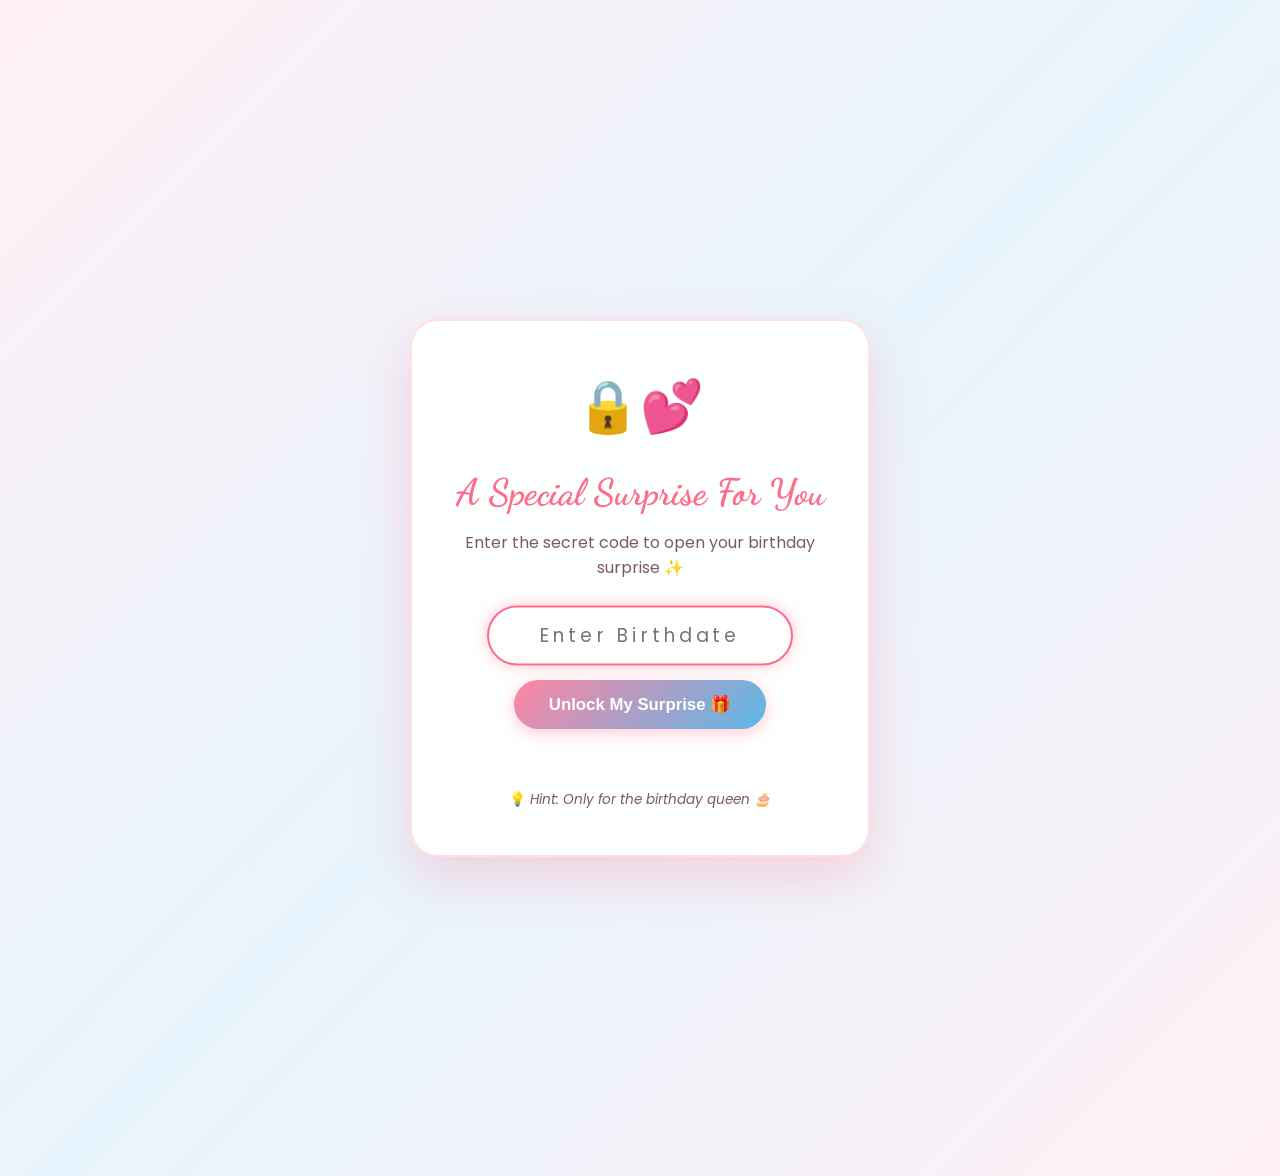
<file: index.html>
<!DOCTYPE html>
<html lang="en">
<head>
    <meta charset="UTF-8">
    <meta name="viewport" content="width=device-width, initial-scale=1.0">
    <title>Happy Birthday AVANTIKA💕</title>
    <link rel="preconnect" href="https://fonts.googleapis.com">
    <link rel="preconnect" href="https://fonts.gstatic.com" crossorigin>
    <link href="https://fonts.googleapis.com/css2?family=Cinzel+Decorative:wght@700;900&family=Dancing+Script:wght@400;700&family=Great+Vibes&family=Playfair+Display:ital,wght@0,700;0,900;1,700&family=Poppins:wght@300;400;600&display=swap" rel="stylesheet">
    <link rel="stylesheet" href="style.css">
</head>
<body>
    <!-- Password Lock Overlay -->
    <div id="passwordOverlay" class="password-overlay">
        <div class="password-card" id="passwordCard">
            <div class="lock-icon">🔒💕</div>
            <h2 class="lock-title">A Special Surprise For You</h2>
            <p class="lock-subtitle">Enter the secret code to open your birthday surprise ✨</p>
            <form id="passwordForm" class="lock-form">
                <input type="text" id="passwordInput" class="lock-input" placeholder="Enter Birthdate" autocomplete="off" autofocus required>
                <button type="submit" class="lock-btn">Unlock My Surprise 🎁</button>
            </form>
            <div id="passwordFeedback" class="lock-feedback"></div>
            <p class="lock-hint">💡 <em>Hint: Only for the birthday queen 🎂</em></p>
        </div>
    </div>

    <!-- Floating Hearts Background -->
    <div class="hearts-container" id="heartsContainer"></div>

    <!-- Navigation -->
    <nav class="navbar">
        <div class="nav-brand">💕</div>
        <ul class="nav-links">
            <li><a href="index.html" class="active">Home</a></li>
            <li><a href="cake.html">Cake</a></li>
            <li><a href="wishes.html">Wishes</a></li>
            <li><a href="reasons.html">Why I Love You</a></li>
            <li><a href="gallery.html">Memories</a></li>
            <li><a href="letter.html">Love Letter</a></li>
        </ul>
        <div class="hamburger" id="hamburger">
            <span></span><span></span><span></span>
        </div>
    </nav>

    <!-- ===== HOME SECTION ===== -->
    <section id="home" class="section home-section">
        <div class="sparkle-overlay"></div>
        <div class="home-content">
            <div class="birthday-badge">🎂 It's Your Special Day 🎂</div>
            <h1 class="main-title">
                <span class="title-line">Happy</span>
                <span class="title-line highlight">Birthday</span>
                <span class="title-line name-highlight">AVANTIKA</span>
            </h1>
            <p class="subtitle">Today isn’t just your birthday, Avantika — it’s the day my favorite person came into this world. 💖</p>
            <div class="cake-emoji">🎂</div>
            <a href="wishes.html" class="cta-button">
                <span>Open Your Surprise</span>
                <span class="btn-sparkle">✨</span>
            </a>
        </div>
    </section>

    <!-- ===== FOOTER ===== -->
    <footer class="footer">
        <div class="footer-content">
            <div class="footer-hearts">💕💖💕</div>
            <p class="footer-message">Made with endless love, just for you</p>
            <p class="footer-sub">Happy Birthday, Cutieee!! 😚🎂</p>
            <div class="footer-stars">⭐ You're my favorite person ⭐</div>
        </div>
    </footer>

    <!-- Birthday Confetti Canvas -->
    <canvas id="confettiCanvas"></canvas>

    <script src="script.js"></script>
    <script src="cake.js"></script>
    <script src="gallery.js"></script>
</body>
</html>
</file>
<file: style.css>
/* ===== CSS VARIABLES & RESET ===== */
:root {
    --pink-light: #fff0f5;
    --pink-soft: #ffc0cb;
    --pink-medium: #ff85a2;
    --pink-deep: #ff6b8a;
    --pink-accent: #e91e78;
    --blue-light: #e8f4fd;
    --blue-soft: #b3e0f7;
    --blue-medium: #87ceeb;
    --blue-deep: #5bb8e8;
    --blue-accent: #4a9fd4;
    --white: #ffffff;
    --text-dark: #4a3040;
    --text-light: #7a5a6a;
    --gradient-main: linear-gradient(135deg, var(--pink-light) 0%, var(--blue-light) 50%, var(--pink-light) 100%);
    --gradient-card: linear-gradient(135deg, rgba(255, 192, 203, 0.3), rgba(135, 206, 235, 0.3));
    --gradient-button: linear-gradient(135deg, var(--pink-medium), var(--blue-deep));
    --shadow-soft: 0 4px 20px rgba(255, 107, 138, 0.15);
    --shadow-card: 0 8px 32px rgba(255, 107, 138, 0.1);
    --shadow-hover: 0 12px 40px rgba(255, 107, 138, 0.25);
    --border-radius: 20px;
    --font-display: 'Great Vibes', cursive;
    --font-heading: 'Dancing Script', cursive;
    --font-body: 'Poppins', sans-serif;
}

* {
    margin: 0;
    padding: 0;
    box-sizing: border-box;
}

html {
    scroll-behavior: smooth;
    scroll-padding-top: 70px;
    overflow-x: hidden;
    max-width: 100%;
}

body {
    font-family: var(--font-body);
    color: var(--text-dark);
    background: var(--gradient-main);
    overflow-x: hidden;
    max-width: 100%;
    line-height: 1.6;
}

/* ===== SCROLLBAR ===== */
::-webkit-scrollbar { width: 8px; }
::-webkit-scrollbar-track { background: var(--pink-light); }
::-webkit-scrollbar-thumb {
    background: linear-gradient(var(--pink-soft), var(--blue-soft));
    border-radius: 10px;
}

/* ===== FLOATING HEARTS ===== */
.hearts-container {
    position: fixed;
    top: 0;
    left: 0;
    width: 100%;
    height: 100%;
    pointer-events: none;
    z-index: 1;
    overflow: hidden;
}

.floating-heart {
    position: absolute;
    bottom: -50px;
    font-size: 20px;
    animation: floatUp linear infinite;
    opacity: 0.6;
    filter: drop-shadow(0 0 6px rgba(255, 105, 180, 0.4));
}

@keyframes floatUp {
    0% {
        transform: translateY(0) rotate(0deg) scale(1);
        opacity: 0.6;
    }
    50% {
        opacity: 0.8;
    }
    100% {
        transform: translateY(-110vh) rotate(360deg) scale(0.5);
        opacity: 0;
    }
}

/* ===== NAVBAR ===== */
.navbar {
    position: fixed;
    top: 0;
    left: 0;
    width: 100%;
    padding: 15px 40px;
    display: flex;
    justify-content: space-between;
    align-items: center;
    background: rgba(255, 255, 255, 0.85);
    backdrop-filter: blur(20px);
    -webkit-backdrop-filter: blur(20px);
    z-index: 1000;
    box-shadow: 0 2px 20px rgba(255, 182, 193, 0.2);
    transition: all 0.3s ease;
}

.navbar.scrolled {
    padding: 10px 40px;
    background: rgba(255, 255, 255, 0.95);
}

.nav-brand {
    font-size: 28px;
    animation: pulse 2s ease-in-out infinite;
}

@keyframes pulse {
    0%, 100% { transform: scale(1); }
    50% { transform: scale(1.2); }
}

.nav-links {
    display: flex;
    list-style: none;
    gap: 8px;
}

.nav-links a {
    text-decoration: none;
    color: var(--text-light);
    font-weight: 400;
    font-size: 0.9rem;
    padding: 8px 18px;
    border-radius: 25px;
    transition: all 0.3s ease;
    position: relative;
}

.nav-links a:hover,
.nav-links a.active {
    color: var(--pink-deep);
    background: rgba(255, 192, 203, 0.2);
}

.hamburger {
    display: none;
    flex-direction: column;
    gap: 5px;
    cursor: pointer;
    padding: 5px;
}

.hamburger span {
    width: 25px;
    height: 3px;
    background: var(--pink-deep);
    border-radius: 3px;
    transition: all 0.3s cubic-bezier(0.4, 0, 0.2, 1);
}

.hamburger.active span:nth-child(1) {
    transform: translateY(8px) rotate(45deg);
}

.hamburger.active span:nth-child(2) {
    opacity: 0;
    transform: scale(0);
}

.hamburger.active span:nth-child(3) {
    transform: translateY(-8px) rotate(-45deg);
}

/* ===== SECTIONS GENERAL ===== */
.section {
    min-height: 100vh;
    padding: 100px 40px 60px;
    position: relative;
}

.section-header {
    text-align: center;
    margin-bottom: 60px;
}

.section-emoji {
    font-size: 3rem;
    display: block;
    margin-bottom: 15px;
    animation: bounce 2s ease-in-out infinite;
}

@keyframes bounce {
    0%, 100% { transform: translateY(0); }
    50% { transform: translateY(-10px); }
}

.section-header h2 {
    font-family: var(--font-heading);
    font-size: 3rem;
    color: var(--pink-deep);
    margin-bottom: 10px;
    background: linear-gradient(135deg, var(--pink-deep), var(--blue-deep));
    -webkit-background-clip: text;
    -webkit-text-fill-color: transparent;
    background-clip: text;
}

.section-subtitle {
    font-size: 1.1rem;
    color: var(--text-light);
    font-weight: 300;
}

/* ===== HOME SECTION ===== */
.home-section {
    display: flex;
    flex-direction: column;
    align-items: center;
    justify-content: center;
    text-align: center;
    background:
        radial-gradient(ellipse at top left, rgba(255, 192, 203, 0.3) 0%, transparent 50%),
        radial-gradient(ellipse at bottom right, rgba(135, 206, 235, 0.3) 0%, transparent 50%),
        radial-gradient(ellipse at center, rgba(255, 255, 255, 0.8) 0%, transparent 70%),
        var(--gradient-main);
    overflow: hidden;
}

.sparkle-overlay {
    position: absolute;
    top: 0;
    left: 0;
    width: 100%;
    height: 100%;
    background-image:
        radial-gradient(2px 2px at 20% 30%, rgba(255, 182, 193, 0.8), transparent),
        radial-gradient(2px 2px at 40% 70%, rgba(135, 206, 235, 0.8), transparent),
        radial-gradient(2px 2px at 60% 40%, rgba(255, 182, 193, 0.6), transparent),
        radial-gradient(2px 2px at 80% 80%, rgba(135, 206, 235, 0.6), transparent),
        radial-gradient(2px 2px at 10% 60%, rgba(255, 182, 193, 0.4), transparent),
        radial-gradient(2px 2px at 90% 20%, rgba(135, 206, 235, 0.4), transparent);
    animation: sparkle 4s ease-in-out infinite alternate;
}

@keyframes sparkle {
    0% { opacity: 0.5; }
    100% { opacity: 1; }
}

.birthday-badge {
    display: inline-block;
    padding: 10px 30px;
    background: rgba(255, 255, 255, 0.7);
    backdrop-filter: blur(10px);
    border-radius: 50px;
    font-size: 1rem;
    color: var(--pink-deep);
    margin-bottom: 30px;
    border: 1px solid rgba(255, 192, 203, 0.3);
    animation: fadeInDown 1s ease;
}

.home-content {
    position: relative;
    z-index: 2;
}

.main-title {
    margin-bottom: 25px;
}

.title-line {
    display: block;
    animation: fadeInUp 1s ease;
}

.title-line:nth-child(1) {
    font-family: var(--font-body);
    font-size: 2rem;
    font-weight: 300;
    color: var(--text-light);
    letter-spacing: 8px;
    text-transform: uppercase;
    animation-delay: 0.2s;
}

.title-line.highlight {
    font-family: var(--font-heading);
    font-size: 5.5rem;
    background: linear-gradient(135deg, var(--pink-deep), var(--blue-deep), var(--pink-medium));
    -webkit-background-clip: text;
    -webkit-text-fill-color: transparent;
    background-clip: text;
    background-size: 200% 200%;
    animation: fadeInUp 1s ease 0.4s both, gradientShift 4s ease-in-out infinite;
    filter: drop-shadow(0 4px 8px rgba(255, 107, 138, 0.2));
}

@keyframes gradientShift {
    0%, 100% { background-position: 0% 50%; }
    50% { background-position: 100% 50%; }
}

.title-line.cursive {
    font-family: var(--font-display);
    font-size: 4rem;
    color: var(--pink-deep);
    -webkit-text-fill-color: var(--pink-deep);
    animation-delay: 0.6s;
}

.title-line.name-highlight {
    font-family: 'Cinzel Decorative', 'Playfair Display', serif;
    font-size: 3.6rem;
    font-weight: 900;
    letter-spacing: 12px;
    text-transform: uppercase;
    background: linear-gradient(135deg, #e91e78, #ff4081, #ff6b8a, #ff1493);
    -webkit-background-clip: text;
    -webkit-text-fill-color: transparent;
    background-clip: text;
    display: inline-block;
    margin: 12px 0 16px;
    filter: drop-shadow(0 4px 15px rgba(233, 30, 120, 0.25));
    animation: nameGlow 3s ease-in-out infinite, fadeInUp 1s ease 0.6s both;
}

@keyframes nameGlow {
    0%, 100% {
        filter: drop-shadow(0 4px 15px rgba(233, 30, 120, 0.25));
        transform: scale(1);
    }
    50% {
        filter: drop-shadow(0 8px 30px rgba(233, 30, 120, 0.5));
        transform: scale(1.02);
    }
}

.subtitle {
    font-size: 1.2rem;
    color: var(--text-light);
    max-width: 600px;
    margin: 0 auto 30px;
    font-weight: 300;
    line-height: 1.8;
    animation: fadeInUp 1s ease 0.8s both;
}

.cake-emoji {
    font-size: 4rem;
    margin-bottom: 30px;
    animation: fadeInUp 1s ease 1s both, cakeFloat 3s ease-in-out infinite;
}

@keyframes cakeFloat {
    0%, 100% { transform: translateY(0) rotate(-2deg); }
    50% { transform: translateY(-15px) rotate(2deg); }
}

.cta-button {
    display: inline-flex;
    align-items: center;
    gap: 10px;
    padding: 16px 40px;
    background: var(--gradient-button);
    color: white;
    text-decoration: none;
    border-radius: 50px;
    font-size: 1.1rem;
    font-weight: 600;
    transition: all 0.4s ease;
    box-shadow: 0 8px 25px rgba(255, 107, 138, 0.3);
    animation: fadeInUp 1s ease 1.2s both;
    position: relative;
    overflow: hidden;
}

.cta-button::before {
    content: '';
    position: absolute;
    top: 0;
    left: -100%;
    width: 100%;
    height: 100%;
    background: linear-gradient(90deg, transparent, rgba(255,255,255,0.3), transparent);
    transition: left 0.5s ease;
}

.cta-button:hover::before {
    left: 100%;
}

.cta-button:hover {
    transform: translateY(-3px) scale(1.05);
    box-shadow: 0 15px 35px rgba(255, 107, 138, 0.4);
}

.btn-sparkle {
    animation: sparkleRotate 2s linear infinite;
}

@keyframes sparkleRotate {
    0% { transform: rotate(0deg) scale(1); }
    50% { transform: rotate(180deg) scale(1.3); }
    100% { transform: rotate(360deg) scale(1); }
}

.scroll-indicator {
    position: absolute;
    bottom: 30px;
    display: flex;
    flex-direction: column;
    align-items: center;
    gap: 8px;
    color: var(--text-light);
    font-size: 0.85rem;
    animation: fadeInUp 1s ease 1.5s both;
}

.scroll-arrow {
    animation: scrollBounce 2s ease-in-out infinite;
    font-size: 1.2rem;
}

@keyframes scrollBounce {
    0%, 100% { transform: translateY(0); }
    50% { transform: translateY(8px); }
}

/* ===== WISHES SECTION ===== */
.wishes-section {
    background:
        radial-gradient(ellipse at top right, rgba(135, 206, 235, 0.2) 0%, transparent 50%),
        radial-gradient(ellipse at bottom left, rgba(255, 192, 203, 0.2) 0%, transparent 50%),
        var(--gradient-main);
}

.wishes-grid {
    display: grid;
    grid-template-columns: repeat(auto-fit, minmax(320px, 1fr));
    gap: 30px;
    max-width: 1200px;
    margin: 0 auto;
}

.wish-card {
    background: rgba(255, 255, 255, 0.7);
    backdrop-filter: blur(15px);
    -webkit-backdrop-filter: blur(15px);
    border-radius: var(--border-radius);
    padding: 40px 30px;
    text-align: center;
    border: 1px solid rgba(255, 192, 203, 0.2);
    box-shadow: var(--shadow-card);
    transition: all 0.4s ease;
    opacity: 0;
    transform: translateY(30px);
}

.wish-card.visible {
    opacity: 1;
    transform: translateY(0);
}

.wish-card:hover {
    transform: translateY(-8px);
    box-shadow: var(--shadow-hover);
    border-color: rgba(255, 192, 203, 0.4);
}

.wish-icon {
    font-size: 3rem;
    margin-bottom: 20px;
}

.wish-card h3 {
    font-family: var(--font-heading);
    font-size: 1.6rem;
    color: var(--pink-deep);
    margin-bottom: 12px;
}

.wish-card p {
    color: var(--text-light);
    font-weight: 300;
    line-height: 1.7;
}

/* ===== REASONS SECTION ===== */
.reasons-section {
    background:
        radial-gradient(ellipse at center, rgba(255, 255, 255, 0.5) 0%, transparent 60%),
        linear-gradient(135deg, var(--blue-light) 0%, var(--pink-light) 100%);
}

.reasons-timeline {
    max-width: 900px;
    margin: 0 auto;
    position: relative;
    padding: 20px 0;
}

.reasons-timeline::before {
    content: '';
    position: absolute;
    left: 50%;
    top: 0;
    bottom: 0;
    width: 3px;
    background: linear-gradient(to bottom, var(--pink-soft), var(--blue-soft), var(--pink-soft));
    transform: translateX(-50%);
    border-radius: 3px;
}

.reason-item {
    display: flex;
    margin-bottom: 50px;
    opacity: 0;
    transform: translateX(-30px);
    transition: all 0.6s ease;
}

.reason-item.right {
    justify-content: flex-end;
    transform: translateX(30px);
}

.reason-item.visible {
    opacity: 1;
    transform: translateX(0);
}

.reason-content {
    width: 42%;
    background: rgba(255, 255, 255, 0.8);
    backdrop-filter: blur(15px);
    -webkit-backdrop-filter: blur(15px);
    padding: 30px;
    border-radius: var(--border-radius);
    box-shadow: var(--shadow-card);
    border: 1px solid rgba(255, 192, 203, 0.15);
    position: relative;
    transition: all 0.3s ease;
}

.reason-content:hover {
    transform: translateY(-5px);
    box-shadow: var(--shadow-hover);
}

.reason-number {
    font-family: var(--font-heading);
    font-size: 2.5rem;
    color: var(--blue-soft);
    font-weight: 700;
    line-height: 1;
    margin-bottom: 8px;
}

.reason-content h3 {
    font-family: var(--font-heading);
    font-size: 1.5rem;
    color: var(--pink-deep);
    margin-bottom: 10px;
}

.reason-content p {
    color: var(--text-light);
    font-weight: 300;
    line-height: 1.7;
}

/* ===== GALLERY SECTION ===== */
.gallery-section {
    background:
        radial-gradient(ellipse at top left, rgba(255, 192, 203, 0.15) 0%, transparent 50%),
        radial-gradient(ellipse at bottom right, rgba(135, 206, 235, 0.15) 0%, transparent 50%),
        var(--gradient-main);
}

.gallery-grid {
    display: grid;
    grid-template-columns: repeat(auto-fit, minmax(280px, 1fr));
    gap: 25px;
    max-width: 1100px;
    margin: 0 auto;
}

.gallery-card {
    position: relative;
    border-radius: var(--border-radius);
    overflow: hidden;
    aspect-ratio: 4/3;
    box-shadow: var(--shadow-card);
    cursor: pointer;
    transition: all 0.4s ease;
}

.gallery-card:hover {
    transform: translateY(-5px) scale(1.02);
    box-shadow: var(--shadow-hover);
}

.gallery-placeholder {
    width: 100%;
    height: 100%;
    display: flex;
    flex-direction: column;
    align-items: center;
    justify-content: center;
    background: linear-gradient(135deg, rgba(255, 192, 203, 0.4), rgba(135, 206, 235, 0.4));
    backdrop-filter: blur(5px);
}

.placeholder-emoji {
    font-size: 4rem;
    margin-bottom: 10px;
}

.gallery-placeholder p {
    font-family: var(--font-heading);
    font-size: 1.3rem;
    color: var(--text-dark);
}

.gallery-overlay {
    position: absolute;
    bottom: 0;
    left: 0;
    right: 0;
    padding: 20px;
    background: linear-gradient(transparent, rgba(255, 107, 138, 0.8));
    transform: translateY(100%);
    transition: transform 0.4s ease;
}

.gallery-card:hover .gallery-overlay {
    transform: translateY(0);
}

.gallery-overlay p {
    color: white;
    font-weight: 400;
    text-align: center;
}

.gallery-note {
    text-align: center;
    margin-top: 40px;
    color: var(--text-light);
    font-size: 0.9rem;
    padding: 15px 25px;
    background: rgba(255, 255, 255, 0.5);
    border-radius: 50px;
    display: inline-block;
    margin-left: 50%;
    transform: translateX(-50%);
}

/* ===== LOVE LETTER SECTION ===== */
.letter-section {
    display: flex;
    align-items: center;
    justify-content: center;
    background:
        radial-gradient(ellipse at center, rgba(255, 192, 203, 0.2) 0%, transparent 60%),
        linear-gradient(135deg, var(--pink-light) 0%, var(--blue-light) 50%, var(--pink-light) 100%);
}

.letter-container {
    max-width: 650px;
    width: 100%;
    perspective: 1000px;
}

.envelope {
    background: linear-gradient(135deg, var(--pink-soft), var(--blue-soft));
    border-radius: 15px;
    padding: 60px;
    text-align: center;
    cursor: pointer;
    transition: all 0.5s ease;
    box-shadow: var(--shadow-card);
    position: relative;
    overflow: hidden;
}

.envelope::before {
    content: '';
    position: absolute;
    top: 0;
    left: 0;
    right: 0;
    height: 50%;
    background: linear-gradient(135deg, var(--pink-medium), var(--blue-medium));
    clip-path: polygon(0 0, 50% 70%, 100% 0);
    transition: all 0.5s ease;
}

.envelope:hover {
    transform: scale(1.03);
    box-shadow: var(--shadow-hover);
}

.envelope-body {
    position: relative;
    z-index: 1;
}

.envelope-body p {
    font-family: var(--font-heading);
    font-size: 1.8rem;
    color: white;
    text-shadow: 0 2px 4px rgba(0,0,0,0.1);
    animation: pulse 2s ease-in-out infinite;
}

.envelope.opened {
    display: none;
}

.letter-content {
    display: none;
    animation: letterOpen 0.8s ease forwards;
}

.letter-content.visible {
    display: block;
}

@keyframes letterOpen {
    0% {
        opacity: 0;
        transform: rotateX(90deg) scale(0.8);
    }
    100% {
        opacity: 1;
        transform: rotateX(0deg) scale(1);
    }
}

.letter-paper {
    background: white;
    border-radius: var(--border-radius);
    padding: 50px 40px;
    box-shadow: var(--shadow-hover);
    border: 1px solid rgba(255, 192, 203, 0.2);
    position: relative;
    overflow: hidden;
}

.letter-paper::before {
    content: '';
    position: absolute;
    top: 0;
    left: 0;
    right: 0;
    height: 5px;
    background: linear-gradient(90deg, var(--pink-soft), var(--blue-soft), var(--pink-soft));
}

.letter-paper::after {
    content: '💕';
    position: absolute;
    bottom: 20px;
    right: 25px;
    font-size: 2rem;
    opacity: 0.3;
}

.letter-date {
    text-align: center;
    color: var(--blue-medium);
    font-size: 0.9rem;
    margin-bottom: 20px;
    letter-spacing: 2px;
    text-transform: uppercase;
}

.letter-greeting {
    font-family: var(--font-display);
    font-size: 2.5rem;
    color: var(--pink-deep);
    margin-bottom: 25px;
}

.letter-body p {
    color: var(--text-light);
    margin-bottom: 18px;
    line-height: 1.9;
    font-weight: 300;
    font-size: 1.02rem;
}

.letter-signature {
    margin-top: 30px;
    text-align: right;
}

.letter-signature p {
    color: var(--text-light);
    font-style: italic;
}

.signature {
    font-family: var(--font-display);
    font-size: 2rem;
    color: var(--pink-deep);
    margin-top: 5px;
}

/* ===== FOOTER ===== */
.footer {
    background: linear-gradient(135deg, rgba(255, 192, 203, 0.3), rgba(135, 206, 235, 0.3));
    padding: 50px 40px;
    text-align: center;
}

.footer-hearts {
    font-size: 2rem;
    margin-bottom: 15px;
    animation: pulse 2s ease-in-out infinite;
}

.footer-message {
    font-family: var(--font-heading);
    font-size: 1.5rem;
    color: var(--pink-deep);
    margin-bottom: 8px;
}

.footer-sub {
    color: var(--text-light);
    font-weight: 300;
    margin-bottom: 15px;
}

.footer-stars {
    color: var(--text-light);
    font-size: 0.9rem;
}

/* ===== CONFETTI CANVAS ===== */
#confettiCanvas {
    position: fixed;
    top: 0;
    left: 0;
    width: 100%;
    height: 100%;
    pointer-events: none;
    z-index: 9999;
}

/* ===== ANIMATIONS ===== */
@keyframes fadeInUp {
    from {
        opacity: 0;
        transform: translateY(30px);
    }
    to {
        opacity: 1;
        transform: translateY(0);
    }
}

@keyframes fadeInDown {
    from {
        opacity: 0;
        transform: translateY(-30px);
    }
    to {
        opacity: 1;
        transform: translateY(0);
    }
}

/* ===== RESPONSIVE AUDIT & OVERHAUL ===== */

/* Tablets & Smaller Desktops (<= 880px) */
@media (max-width: 880px) {
    .navbar {
        padding: 12px 25px;
    }

    .hamburger {
        display: flex;
    }

    .nav-links {
        display: none;
        position: absolute;
        top: 100%;
        left: 0;
        right: 0;
        flex-direction: column;
        background: rgba(255, 255, 255, 0.98);
        backdrop-filter: blur(25px);
        -webkit-backdrop-filter: blur(25px);
        padding: 15px 20px;
        gap: 6px;
        box-shadow: 0 15px 35px rgba(255, 107, 138, 0.15);
        max-height: calc(100vh - 75px);
        overflow-y: auto;
        border-bottom: 2px solid rgba(255, 192, 203, 0.3);
    }

    .nav-links.active {
        display: flex;
        animation: fadeInDown 0.3s ease-out;
    }

    .nav-links a {
        text-align: center;
        padding: 12px 18px;
        font-size: 1rem;
        border-radius: 12px;
    }

    .section {
        padding: 85px 20px 45px;
    }

    /* Wishes Grid */
    .wishes-grid {
        grid-template-columns: repeat(auto-fit, minmax(260px, 1fr));
        gap: 20px;
    }

    /* Reasons Timeline: Clean Left-aligned Stream */
    .reasons-timeline::before {
        left: 20px;
    }

    .reason-item,
    .reason-item.right {
        justify-content: flex-start;
        padding-left: 48px;
        margin-bottom: 35px;
        transform: none !important;
        opacity: 1 !important;
    }

    .reason-content {
        width: 100%;
        max-width: 100%;
        padding: 24px 20px;
    }

    /* Floating Music Pill: Compact on Tablet/Mobile */
    .music-player-pill {
        bottom: 15px;
        right: 15px;
        padding: 8px 14px;
        gap: 10px;
    }

    .music-title {
        font-size: 0.8rem;
    }

    .music-time {
        font-size: 0.7rem;
    }

    .music-bars {
        height: 14px;
    }

    /* Lightbox Navigation */
    .lightbox-prev { left: 12px; padding: 10px 14px; font-size: 1.5rem; }
    .lightbox-next { right: 12px; padding: 10px 14px; font-size: 1.5rem; }
    .lightbox-close { top: 15px; right: 15px; width: 40px; height: 40px; font-size: 2rem; }
}

/* Mobile Devices (<= 480px) */
@media (max-width: 480px) {
    .navbar {
        padding: 10px 18px;
    }

    .nav-brand {
        font-size: 24px;
    }

    .section {
        padding: 75px 15px 35px;
    }

    .section-header {
        margin-bottom: 35px;
    }

    .section-emoji {
        font-size: 2.4rem;
        margin-bottom: 10px;
    }

    .section-header h2 {
        font-size: 1.95rem;
        line-height: 1.25;
    }

    .section-subtitle {
        font-size: 0.95rem;
        padding: 0 5px;
    }

    /* Hero Section */
    .birthday-badge {
        padding: 6px 18px;
        font-size: 0.85rem;
        margin-bottom: 15px;
    }

    .title-line:nth-child(1) {
        font-size: 1.15rem;
        letter-spacing: 4px;
    }

    .title-line.highlight {
        font-size: 2.7rem;
        line-height: 1.15;
    }

    .title-line.cursive {
        font-size: 2rem;
    }

    .title-line.name-highlight {
        font-size: 1.9rem;
        letter-spacing: 5px;
        margin: 8px 0 14px;
    }

    .subtitle {
        font-size: 0.95rem;
        line-height: 1.6;
        padding: 0 5px;
        margin-bottom: 25px;
    }

    .cake-emoji {
        font-size: 3rem;
        margin-bottom: 25px;
    }

    .cta-button {
        padding: 14px 28px;
        font-size: 0.98rem;
        width: 100%;
        max-width: 290px;
        justify-content: center;
    }

    /* Interactive Cake Section */
    .cake-stage {
        transform: scale(0.82);
        transform-origin: bottom center;
        margin: 5px auto 15px;
    }

    .cake-plate {
        width: 300px;
    }

    .cut-btn {
        padding: 14px 28px;
        font-size: 1rem;
        width: 100%;
        max-width: 290px;
        justify-content: center;
    }

    .served-slice-container {
        margin-top: 15px;
    }

    .slice-graphic {
        font-size: 3rem;
    }

    .cute-note-wrapper {
        margin: 25px auto 15px;
        width: 100%;
    }

    .cute-note-card {
        padding: 26px 16px;
        border-radius: 18px;
    }

    .cute-note-seal {
        font-size: 0.75rem;
        padding: 4px 14px;
        top: -14px;
    }

    .cute-note-title {
        font-size: 1.65rem;
        margin-top: 5px;
        margin-bottom: 12px;
    }

    .cute-note-text {
        font-size: 0.92rem;
        line-height: 1.65;
    }

    .cute-note-signature {
        font-size: 2rem;
        margin-top: 10px;
    }

    /* Wishes Section */
    .wishes-grid {
        grid-template-columns: 1fr;
        gap: 16px;
    }

    .wish-card {
        padding: 26px 18px;
        border-radius: 16px;
        opacity: 1 !important;
        transform: none !important;
    }

    .wish-icon {
        font-size: 2.4rem;
        margin-bottom: 12px;
    }

    .wish-card h3 {
        font-size: 1.35rem;
        margin-bottom: 8px;
    }

    .wish-card p {
        font-size: 0.92rem;
        line-height: 1.6;
    }

    /* Reasons Section */
    .reasons-timeline {
        padding: 10px 0;
    }

    .reasons-timeline::before {
        left: 14px;
    }

    .reason-item,
    .reason-item.right {
        padding-left: 36px;
        margin-bottom: 24px;
    }

    .reason-content {
        padding: 18px 15px;
        border-radius: 16px;
    }

    .reason-number {
        font-size: 1.8rem;
        margin-bottom: 4px;
    }

    .reason-content h3 {
        font-size: 1.3rem;
        margin-bottom: 6px;
    }

    .reason-content p {
        font-size: 0.9rem;
        line-height: 1.6;
    }

    /* Memory Quiz & Showcase */
    .quiz-wrapper {
        margin: 0 auto 30px;
        width: 100%;
    }

    .quiz-card {
        padding: 26px 16px;
        border-radius: 20px;
    }

    .quiz-badge {
        font-size: 0.82rem;
        padding: 5px 14px;
        margin-bottom: 15px;
    }

    .quiz-question {
        font-size: 1.45rem;
        line-height: 1.3;
        margin-bottom: 8px;
    }

    .quiz-hint {
        font-size: 0.88rem;
        margin-bottom: 18px;
    }

    .quiz-input-group {
        flex-direction: column;
        gap: 10px;
        width: 100%;
    }

    .quiz-input {
        min-width: 100%;
        width: 100%;
        max-width: 100%;
        font-size: 1rem;
        padding: 12px 16px;
    }

    .quiz-btn {
        width: 100%;
        padding: 13px 20px;
        font-size: 0.98rem;
    }

    .slideshow-wrapper {
        max-width: 96vw;
        margin: 0 auto 20px;
        border-width: 3px;
        border-radius: 16px;
    }

    .slideshow-item img,
    .slideshow-item video {
        max-width: 94vw;
        max-height: 60vh;
        border-radius: 13px;
    }

    .slideshow-overlay {
        padding: 10px 14px;
        font-size: 0.82rem;
        flex-direction: column;
        gap: 4px;
        text-align: center;
        border-bottom-left-radius: 13px;
        border-bottom-right-radius: 13px;
    }

    .slideshow-nav-btn {
        width: 36px;
        height: 36px;
        font-size: 1rem;
    }

    .slideshow-nav-btn.prev { left: 8px; }
    .slideshow-nav-btn.next { right: 8px; }

    /* Media Grid: 2 neat columns on phones */
    .unlocked-grid {
        column-count: 2;
        column-gap: 10px;
        margin-top: 20px;
    }

    .media-item-card {
        margin-bottom: 10px;
        border-radius: 12px;
        border-width: 2px;
    }

    .media-card-badge {
        font-size: 0.65rem;
        padding: 3px 8px;
        top: 6px;
        right: 6px;
    }

    .video-play-hint {
        width: 38px;
        height: 38px;
        font-size: 1.1rem;
    }

    /* Lightbox Modal on Phones */
    .lightbox-content img,
    .lightbox-content video {
        max-width: 94vw;
        max-height: 78vh;
        border-radius: 12px;
    }

    .lightbox-close {
        top: 10px;
        right: 10px;
        width: 36px;
        height: 36px;
        font-size: 1.6rem;
    }

    .lightbox-prev {
        left: 6px;
        padding: 8px 10px;
        font-size: 1.3rem;
    }

    .lightbox-next {
        right: 6px;
        padding: 8px 10px;
        font-size: 1.3rem;
    }

    /* Love Letter */
    .envelope {
        padding: 35px 15px;
        border-radius: 18px;
        margin: 0 auto 20px;
    }

    .envelope-body p {
        font-size: 1.35rem;
    }

    .letter-paper {
        padding: 24px 16px;
        border-radius: 16px;
    }

    .letter-date {
        font-size: 0.82rem;
        margin-bottom: 12px;
    }

    .letter-greeting {
        font-size: 1.6rem;
        margin-bottom: 14px;
    }

    .letter-body p {
        font-size: 0.92rem;
        line-height: 1.65;
        margin-bottom: 14px;
    }

    .letter-signature p {
        font-size: 0.92rem;
    }

    .signature {
        font-size: 1.9rem;
    }

    /* Multi-Page Navigation Buttons: Stacked & Thumb-friendly */
    .page-navigation {
        flex-direction: column;
        gap: 12px;
        margin-top: 35px;
        margin-bottom: 85px;
        width: 100%;
        padding: 0 10px;
    }

    .page-nav-btn {
        width: 100%;
        max-width: 290px;
        justify-content: center;
        padding: 13px 20px;
        font-size: 0.95rem;
    }

    /* Password Lock Card */
    .password-card {
        padding: 28px 16px;
        border-radius: 20px;
        max-width: 320px;
    }

    .lock-icon {
        font-size: 2.5rem;
        margin-bottom: 8px;
    }

    .lock-title {
        font-size: 1.7rem;
        line-height: 1.2;
    }

    .lock-subtitle {
        font-size: 0.88rem;
        margin-bottom: 18px;
    }

    .lock-input {
        width: 100%;
        max-width: 100%;
        font-size: 1rem;
        padding: 12px 15px;
        letter-spacing: 2px;
    }

    .lock-btn {
        width: 100%;
        padding: 13px 20px;
        font-size: 0.98rem;
    }

    /* Footer */
    .footer {
        padding: 40px 15px 30px;
    }

    .footer-hearts {
        font-size: 1.5rem;
    }

    .footer-message {
        font-size: 1.05rem;
    }

    .footer-sub {
        font-size: 0.85rem;
    }
}

/* Extra-Narrow Screens (<= 360px, Galaxy Z Fold Cover Screen) */
@media (max-width: 360px) {
    .section {
        padding: 70px 10px 30px;
    }

    .section-header h2 {
        font-size: 1.65rem;
    }

    .title-line.name-highlight {
        font-size: 1.65rem;
        letter-spacing: 3px;
    }

    .title-line.highlight {
        font-size: 2.3rem;
    }

    .cake-stage {
        transform: scale(0.72);
        transform-origin: bottom center;
        margin: 0 auto 10px;
    }

    .unlocked-grid {
        column-count: 1;
    }

    .page-nav-btn {
        font-size: 0.88rem;
        padding: 11px 16px;
    }
}

/* ===== MULTI-PAGE NAVIGATION CONTROLS ===== */
.page-navigation {
    display: flex;
    justify-content: center;
    align-items: center;
    gap: 20px;
    margin-top: 50px;
    margin-bottom: 30px;
    flex-wrap: wrap;
    position: relative;
    z-index: 10;
}

.page-nav-btn {
    display: inline-flex;
    align-items: center;
    gap: 10px;
    padding: 14px 28px;
    border-radius: 50px;
    font-size: 1rem;
    font-weight: 600;
    text-decoration: none;
    transition: all 0.3s cubic-bezier(0.4, 0, 0.2, 1);
    box-shadow: var(--shadow-soft);
    cursor: pointer;
}

.page-nav-btn.primary {
    background: var(--gradient-button);
    color: var(--white);
    box-shadow: 0 4px 15px rgba(255, 107, 138, 0.35);
}

.page-nav-btn.primary:hover {
    transform: translateY(-3px) scale(1.03);
    box-shadow: 0 8px 25px rgba(255, 107, 138, 0.45);
}

.page-nav-btn.secondary {
    background: rgba(255, 255, 255, 0.9);
    color: var(--text-dark);
    border: 2px solid var(--pink-soft);
}

.page-nav-btn.secondary:hover {
    background: var(--pink-light);
    color: var(--pink-deep);
    transform: translateY(-3px);
    border-color: var(--pink-medium);
}

/* Smooth Page Fade In */
body {
    animation: pageFadeIn 0.5s ease-out forwards;
}

@keyframes pageFadeIn {
    from {
        opacity: 0;
        transform: translateY(8px);
    }
    to {
        opacity: 1;
        transform: translateY(0);
    }
}

/* ===== MEMORY QUIZ STYLES ===== */
.quiz-wrapper {
    max-width: 650px;
    margin: 0 auto 50px;
    position: relative;
    z-index: 10;
}

.quiz-card {
    background: rgba(255, 255, 255, 0.92);
    border-radius: 28px;
    padding: 40px 35px;
    box-shadow: 0 15px 45px rgba(255, 107, 138, 0.2);
    backdrop-filter: blur(15px);
    border: 2px solid rgba(255, 192, 203, 0.4);
    text-align: center;
    transition: all 0.4s ease;
    position: relative;
    overflow: hidden;
}

.quiz-badge {
    display: inline-block;
    padding: 6px 18px;
    border-radius: 20px;
    background: linear-gradient(135deg, rgba(255, 133, 162, 0.2), rgba(135, 206, 235, 0.2));
    color: var(--pink-deep);
    font-weight: 600;
    font-size: 0.9rem;
    margin-bottom: 20px;
    border: 1px solid rgba(255, 133, 162, 0.3);
}

.quiz-progress-bar {
    width: 100%;
    height: 8px;
    background: rgba(255, 192, 203, 0.3);
    border-radius: 10px;
    margin-bottom: 25px;
    overflow: hidden;
}

.quiz-progress-fill {
    height: 100%;
    width: 16.66%;
    background: var(--gradient-button);
    border-radius: 10px;
    transition: width 0.4s ease;
}

.quiz-question {
    font-family: var(--font-heading);
    font-size: 2rem;
    color: var(--pink-deep);
    margin-bottom: 12px;
    line-height: 1.3;
}

.quiz-hint {
    color: var(--text-light);
    font-size: 0.95rem;
    margin-bottom: 25px;
}

.quiz-input-group {
    display: flex;
    gap: 12px;
    justify-content: center;
    margin-bottom: 20px;
    flex-wrap: wrap;
}

.quiz-input {
    flex: 1;
    min-width: 240px;
    max-width: 380px;
    padding: 14px 20px;
    border: 2px solid rgba(255, 133, 162, 0.4);
    border-radius: 50px;
    font-size: 1.05rem;
    font-family: var(--font-body);
    outline: none;
    transition: all 0.3s ease;
    background: rgba(255, 255, 255, 0.95);
    text-align: center;
    color: var(--text-dark);
}

.quiz-input:focus {
    border-color: var(--pink-deep);
    box-shadow: 0 0 15px rgba(255, 107, 138, 0.3);
    transform: scale(1.01);
}

.quiz-btn {
    padding: 14px 30px;
    border-radius: 50px;
    border: none;
    background: var(--gradient-button);
    color: var(--white);
    font-size: 1rem;
    font-weight: 600;
    cursor: pointer;
    box-shadow: 0 4px 15px rgba(255, 107, 138, 0.35);
    transition: all 0.3s ease;
}

.quiz-btn:hover {
    transform: translateY(-2px) scale(1.04);
    box-shadow: 0 8px 25px rgba(255, 107, 138, 0.45);
}

.quiz-feedback {
    min-height: 35px;
    font-size: 1rem;
    font-weight: 500;
    margin-top: 10px;
    transition: all 0.3s ease;
}

.quiz-feedback.error {
    color: #e63946;
}

.quiz-feedback.success {
    color: #2a9d8f;
}

.shake-anim {
    animation: shake 0.5s ease-in-out;
}

@keyframes shake {
    0%, 100% { transform: translateX(0); }
    20%, 60% { transform: translateX(-10px); }
    40%, 80% { transform: translateX(10px); }
}

/* Floating Music Player */
.music-player-pill {
    position: fixed;
    bottom: 25px;
    right: 25px;
    background: rgba(255, 255, 255, 0.95);
    padding: 10px 18px;
    border-radius: 40px;
    display: flex;
    align-items: center;
    gap: 12px;
    box-shadow: 0 8px 30px rgba(255, 107, 138, 0.3);
    border: 2px solid var(--pink-soft);
    z-index: 1000;
    cursor: pointer;
    transition: all 0.3s ease;
}

.music-player-pill:hover {
    transform: scale(1.05);
    box-shadow: 0 12px 35px rgba(255, 107, 138, 0.4);
}

.music-info {
    display: flex;
    flex-direction: column;
}

.music-title {
    font-size: 0.85rem;
    font-weight: 600;
    color: var(--pink-deep);
}

.music-time {
    font-size: 0.75rem;
    color: var(--text-light);
}

.music-bars {
    display: flex;
    gap: 3px;
    align-items: flex-end;
    height: 18px;
}

.music-bar {
    width: 3px;
    background: var(--pink-deep);
    border-radius: 2px;
    height: 6px;
    transition: height 0.2s ease;
}

.music-bars.playing .music-bar:nth-child(1) { animation: musicWave 0.8s ease-in-out infinite; }
.music-bars.playing .music-bar:nth-child(2) { animation: musicWave 1.1s ease-in-out infinite 0.2s; }
.music-bars.playing .music-bar:nth-child(3) { animation: musicWave 0.9s ease-in-out infinite 0.4s; }
.music-bars.playing .music-bar:nth-child(4) { animation: musicWave 1.2s ease-in-out infinite 0.1s; }

@keyframes musicWave {
    0%, 100% { height: 4px; }
    50% { height: 18px; }
}

/* Beat-Synced Slideshow Showcase (Adapts to Original Aspect Ratio, No Black Sides) */
.slideshow-wrapper {
    max-width: 85vw;
    width: fit-content;
    margin: 0 auto 50px;
    position: relative;
    border-radius: 24px;
    box-shadow: 0 15px 45px rgba(255, 107, 138, 0.25);
    border: 4px solid var(--white);
    background: transparent;
    display: flex;
    justify-content: center;
    align-items: center;
}

.slideshow-viewport {
    position: relative;
    width: 100%;
    display: flex;
    align-items: center;
    justify-content: center;
    background: transparent;
    border-radius: 20px;
    overflow: hidden;
}

.slideshow-item {
    display: none;
    align-items: center;
    justify-content: center;
    position: relative;
    width: auto;
    height: auto;
}

.slideshow-item.active {
    display: flex;
    animation: romanticFade 0.5s ease-in-out;
}

@keyframes romanticFade {
    from {
        opacity: 0;
        transform: scale(0.98);
    }
    to {
        opacity: 1;
        transform: scale(1);
    }
}

.slideshow-item img,
.slideshow-item video {
    max-width: 80vw;
    max-height: 75vh;
    width: auto;
    height: auto;
    display: block;
    object-fit: contain;
    border-radius: 20px;
    background: transparent;
}

.slideshow-overlay {
    position: absolute;
    bottom: 0;
    left: 0;
    right: 0;
    padding: 14px 20px;
    background: linear-gradient(transparent, rgba(233, 30, 120, 0.85));
    color: #fff;
    display: flex;
    justify-content: space-between;
    align-items: center;
    font-size: 0.95rem;
    font-weight: 500;
    border-bottom-left-radius: 20px;
    border-bottom-right-radius: 20px;
    backdrop-filter: blur(5px);
}

.slideshow-nav-btn {
    position: absolute;
    top: 50%;
    transform: translateY(-50%);
    background: rgba(255, 255, 255, 0.9);
    color: var(--pink-deep);
    border: none;
    width: 44px;
    height: 44px;
    border-radius: 50%;
    display: flex;
    align-items: center;
    justify-content: center;
    font-size: 1.2rem;
    cursor: pointer;
    box-shadow: 0 4px 15px rgba(255, 107, 138, 0.3);
    z-index: 10;
    transition: all 0.3s ease;
}

.slideshow-nav-btn:hover {
    background: var(--pink-deep);
    color: #fff;
    transform: translateY(-50%) scale(1.1);
}

.slideshow-nav-btn.prev { left: 15px; }
.slideshow-nav-btn.next { right: 15px; }

/* Media Grid - Masonry layout showing original size & aspect ratio without black sides */
.unlocked-grid {
    column-count: 3;
    column-gap: 20px;
    margin-top: 30px;
}

@media (max-width: 900px) {
    .unlocked-grid {
        column-count: 2;
        column-gap: 12px;
    }
}

@media (max-width: 360px) {
    .unlocked-grid {
        column-count: 1;
    }
}

.media-item-card {
    break-inside: avoid;
    margin-bottom: 20px;
    position: relative;
    border-radius: 18px;
    overflow: hidden;
    cursor: pointer;
    box-shadow: 0 8px 25px rgba(255, 107, 138, 0.15);
    transition: all 0.3s cubic-bezier(0.4, 0, 0.2, 1);
    background: #ffffff;
    border: 3px solid rgba(255, 255, 255, 0.9);
    height: auto;
}

.media-item-card:hover {
    transform: translateY(-6px) scale(1.02);
    box-shadow: 0 15px 35px rgba(255, 107, 138, 0.35);
    border-color: var(--pink-soft);
}

.media-item-card img,
.media-item-card video {
    width: 100%;
    height: auto;
    display: block;
    object-fit: contain;
    background: transparent;
}

.media-card-badge {
    position: absolute;
    top: 10px;
    right: 10px;
    background: rgba(233, 30, 120, 0.85);
    color: #fff;
    padding: 4px 12px;
    border-radius: 15px;
    font-size: 0.75rem;
    font-weight: 600;
    backdrop-filter: blur(5px);
}

.video-play-hint {
    position: absolute;
    top: 50%;
    left: 50%;
    transform: translate(-50%, -50%);
    width: 50px;
    height: 50px;
    background: rgba(255, 107, 138, 0.9);
    border-radius: 50%;
    display: flex;
    align-items: center;
    justify-content: center;
    color: #fff;
    font-size: 1.5rem;
    box-shadow: 0 4px 15px rgba(0, 0, 0, 0.25);
    transition: transform 0.3s ease;
}

.media-item-card:hover .video-play-hint {
    transform: translate(-50%, -50%) scale(1.15);
}

/* Lightbox Modal - Adapts directly to original size */
.lightbox-modal {
    position: fixed;
    top: 0;
    left: 0;
    width: 100%;
    height: 100%;
    background: rgba(30, 15, 25, 0.88);
    backdrop-filter: blur(15px);
    -webkit-backdrop-filter: blur(15px);
    z-index: 10000;
    display: none;
    align-items: center;
    justify-content: center;
}

.lightbox-modal.active {
    display: flex;
}

.lightbox-content {
    max-width: 94vw;
    max-height: 90vh;
    display: flex;
    align-items: center;
    justify-content: center;
    position: relative;
    background: transparent;
}

.lightbox-content img,
.lightbox-content video {
    max-width: 90vw;
    max-height: 88vh;
    width: auto;
    height: auto;
    object-fit: contain;
    border-radius: 18px;
    box-shadow: 0 15px 50px rgba(0, 0, 0, 0.4), 0 0 30px rgba(255, 107, 138, 0.25);
    background: transparent;
    display: block;
}

.lightbox-close {
    position: absolute;
    top: 25px;
    right: 30px;
    color: #fff;
    font-size: 2.2rem;
    cursor: pointer;
    background: rgba(255, 255, 255, 0.2);
    width: 45px;
    height: 45px;
    border-radius: 50%;
    display: flex;
    align-items: center;
    justify-content: center;
    transition: background 0.3s ease;
    border: none;
}

.lightbox-close:hover {
    background: rgba(255, 107, 138, 0.8);
}

.lightbox-prev,
.lightbox-next {
    position: absolute;
    top: 50%;
    transform: translateY(-50%);
    background: rgba(255, 255, 255, 0.2);
    color: #fff;
    font-size: 1.8rem;
    border: none;
    padding: 12px 18px;
    cursor: pointer;
    border-radius: 50%;
    transition: background 0.3s ease;
    z-index: 10001;
}

.lightbox-prev { left: 25px; }
.lightbox-next { right: 25px; }

.lightbox-prev:hover,
.lightbox-next:hover {
    background: rgba(255, 107, 138, 0.8);
}

.pulse-glow {
    animation: glowPulse 2s infinite;
}

@keyframes glowPulse {
    0%, 100% {
        box-shadow: 0 4px 15px rgba(255, 107, 138, 0.35);
    }
    50% {
        box-shadow: 0 8px 30px rgba(255, 107, 138, 0.8), 0 0 20px rgba(255, 182, 193, 0.6);
    }
}

/* ===== PASSWORD LOCK OVERLAY ===== */
.password-overlay {
    position: fixed;
    top: 0;
    left: 0;
    width: 100%;
    height: 100%;
    background: linear-gradient(135deg, #fff0f5 0%, #e8f4fd 50%, #fff0f5 100%);
    z-index: 99999;
    display: flex;
    align-items: center;
    justify-content: center;
    padding: 20px;
    backdrop-filter: blur(20px);
    transition: opacity 0.6s ease, visibility 0.6s ease;
}

.password-overlay.unlocked {
    opacity: 0;
    visibility: hidden;
    pointer-events: none;
}

.password-card {
    background: rgba(255, 255, 255, 0.95);
    border-radius: 28px;
    padding: 45px 35px;
    box-shadow: 0 20px 50px rgba(255, 107, 138, 0.25);
    border: 2px solid rgba(255, 192, 203, 0.5);
    text-align: center;
    max-width: 460px;
    width: 100%;
    position: relative;
    animation: lockCardIn 0.5s ease-out;
}

@keyframes lockCardIn {
    from { transform: scale(0.9) translateY(20px); opacity: 0; }
    to { transform: scale(1) translateY(0); opacity: 1; }
}

.lock-icon {
    font-size: 3.2rem;
    margin-bottom: 15px;
    animation: pulse 2s infinite;
}

.lock-title {
    font-family: var(--font-heading);
    font-size: 2.3rem;
    color: var(--pink-deep);
    margin-bottom: 8px;
}

.lock-subtitle {
    color: var(--text-light);
    font-size: 1rem;
    margin-bottom: 25px;
}

.lock-form {
    display: flex;
    flex-direction: column;
    gap: 15px;
    align-items: center;
    width: 100%;
}

.lock-input {
    width: 100%;
    max-width: 300px;
    padding: 14px 20px;
    border: 2px solid rgba(255, 133, 162, 0.4);
    border-radius: 50px;
    font-size: 1.15rem;
    font-family: var(--font-body);
    text-align: center;
    letter-spacing: 4px;
    outline: none;
    background: rgba(255, 255, 255, 0.9);
    transition: all 0.3s ease;
    color: var(--text-dark);
}

.lock-input:focus {
    border-color: var(--pink-deep);
    box-shadow: 0 0 15px rgba(255, 107, 138, 0.35);
    transform: scale(1.02);
}

.lock-btn {
    padding: 14px 35px;
    border-radius: 50px;
    border: none;
    background: var(--gradient-button);
    color: var(--white);
    font-size: 1.05rem;
    font-weight: 600;
    cursor: pointer;
    box-shadow: 0 4px 15px rgba(255, 107, 138, 0.35);
    transition: all 0.3s ease;
}

.lock-btn:hover {
    transform: translateY(-2px) scale(1.04);
    box-shadow: 0 8px 25px rgba(255, 107, 138, 0.45);
}

.lock-feedback {
    min-height: 25px;
    font-size: 0.95rem;
    font-weight: 600;
    margin-top: 15px;
    transition: all 0.3s ease;
}

.lock-feedback.error {
    color: #e63946;
}

.lock-feedback.success {
    color: #2a9d8f;
}

.lock-hint {
    margin-top: 20px;
    font-size: 0.85rem;
    color: var(--text-light);
}

/* ===== INTERACTIVE CAKE CUTTING SECTION ===== */
.cake-section {
    min-height: 100vh;
    padding: 100px 20px 60px;
    display: flex;
    flex-direction: column;
    align-items: center;
    justify-content: center;
    text-align: center;
    position: relative;
    z-index: 10;
}

.cake-stage {
    position: relative;
    margin: 40px auto 30px;
    width: 320px;
    height: 320px;
    display: flex;
    flex-direction: column;
    align-items: center;
    justify-content: flex-end;
    cursor: pointer;
    user-select: none;
}

/* Plate */
.cake-plate {
    width: 340px;
    height: 24px;
    background: linear-gradient(135deg, #ffffff, #f0e6ed);
    border-radius: 50%;
    box-shadow: 0 15px 35px rgba(255, 107, 138, 0.25), inset 0 2px 4px rgba(255, 255, 255, 0.8);
    position: absolute;
    bottom: 0;
    z-index: 1;
}

/* Cake Base & Tiers */
.cake-stand {
    position: relative;
    display: flex;
    flex-direction: column;
    align-items: center;
    z-index: 2;
    transition: transform 0.3s ease;
}

.cake-tier {
    position: relative;
    background: linear-gradient(135deg, #ffc0cb 0%, #ff85a2 100%);
    border-radius: 12px;
    box-shadow: inset 0 8px 12px rgba(255, 255, 255, 0.5), 0 8px 20px rgba(255, 107, 138, 0.2);
    border: 3px solid #fff;
    overflow: visible;
}

.cake-tier.bottom {
    width: 260px;
    height: 90px;
    border-radius: 16px 16px 10px 10px;
}

.cake-tier.middle {
    width: 200px;
    height: 75px;
    border-radius: 14px 14px 8px 8px;
    background: linear-gradient(135deg, #ffb6c1 0%, #ff69b4 100%);
}

.cake-tier.top {
    width: 140px;
    height: 65px;
    border-radius: 12px 12px 6px 6px;
    background: linear-gradient(135deg, #ffd1dc 0%, #ff85a2 100%);
}

/* Cream Icing Drips */
.icing-drip {
    position: absolute;
    top: 0;
    left: 0;
    width: 100%;
    height: 22px;
    background: #ffffff;
    border-radius: 10px 10px 15px 15px;
    box-shadow: 0 3px 6px rgba(255, 107, 138, 0.15);
}

.icing-drip::after {
    content: '';
    position: absolute;
    bottom: -8px;
    left: 10%;
    width: 80%;
    height: 10px;
    background: radial-gradient(circle, #ffffff 65%, transparent 70%);
    background-size: 18px 18px;
}

/* Cake Toppers / Strawberries */
.cake-toppers {
    position: absolute;
    top: -18px;
    display: flex;
    gap: 15px;
    font-size: 1.5rem;
    z-index: 5;
}

/* Candles */
.candles-row {
    position: absolute;
    top: -50px;
    display: flex;
    gap: 22px;
    z-index: 4;
}

.candle {
    width: 10px;
    height: 42px;
    background: repeating-linear-gradient(45deg, #fff, #fff 5px, #ff69b4 5px, #ff69b4 10px);
    border-radius: 5px;
    position: relative;
    box-shadow: 0 2px 6px rgba(0,0,0,0.15);
}

.flame {
    width: 14px;
    height: 22px;
    background: radial-gradient(ellipse at bottom, #fff 0%, #ffd700 50%, #ff4500 100%);
    border-radius: 50% 50% 35% 35%;
    position: absolute;
    top: -24px;
    left: -2px;
    filter: drop-shadow(0 0 10px rgba(255, 215, 0, 0.9));
    animation: flicker 0.6s infinite alternate ease-in-out;
    transition: opacity 0.4s ease, transform 0.4s ease;
}

@keyframes flicker {
    0% { transform: scale(1) rotate(-2deg); opacity: 0.95; }
    100% { transform: scale(1.15) rotate(3deg); opacity: 1; filter: drop-shadow(0 0 14px rgba(255, 165, 0, 1)); }
}

.flame.blown-out {
    opacity: 0;
    transform: scale(0.2) translateY(-10px);
}

/* Slice Cut Effect */
.cake-cut-line {
    position: absolute;
    width: 4px;
    height: 0;
    background: #ffffff;
    box-shadow: 0 0 15px rgba(255, 255, 255, 0.9);
    top: 50px;
    left: 50%;
    transform: translateX(-50%);
    transition: height 0.6s cubic-bezier(0.4, 0, 0.2, 1);
    z-index: 10;
}

.cake-cut-line.sliced {
    height: 230px;
}

/* Cake Slice on Plate */
.served-slice-container {
    opacity: 0;
    transform: translateY(30px) scale(0.8);
    transition: all 0.6s cubic-bezier(0.34, 1.56, 0.64, 1);
    margin-top: 25px;
    display: flex;
    flex-direction: column;
    align-items: center;
    z-index: 10;
}

.served-slice-container.visible {
    opacity: 1;
    transform: translateY(0) scale(1);
}

.slice-graphic {
    font-size: 4rem;
    animation: bounce 2s infinite ease-in-out;
    filter: drop-shadow(0 10px 20px rgba(255, 107, 138, 0.3));
}

/* Interactive Knife */
.knife-cursor {
    font-size: 2.5rem;
    position: absolute;
    top: -20px;
    right: 20px;
    transform: rotate(-45deg);
    transition: all 0.5s ease;
    animation: knifeHover 2s infinite ease-in-out;
    z-index: 12;
}

@keyframes knifeHover {
    0%, 100% { transform: rotate(-45deg) translateY(0); }
    50% { transform: rotate(-35deg) translateY(-12px); }
}

.knife-cursor.cutting {
    animation: knifeCut 0.8s forwards ease-in-out;
}

@keyframes knifeCut {
    0% { transform: rotate(-45deg) translate(0, 0); }
    50% { transform: rotate(0deg) translate(-60px, 120px); }
    100% { transform: rotate(20deg) translate(-80px, 200px); opacity: 0; }
}

/* Cute Note Card */
.cute-note-wrapper {
    max-width: 650px;
    width: 90%;
    margin: 35px auto 20px;
    opacity: 0;
    transform: translateY(30px) scale(0.95);
    transition: all 0.8s cubic-bezier(0.34, 1.56, 0.64, 1);
    z-index: 10;
}

.cute-note-wrapper.visible {
    opacity: 1;
    transform: translateY(0) scale(1);
}

.cute-note-card {
    background: linear-gradient(135deg, #fffafc 0%, #fff0f5 100%);
    border-radius: 24px;
    padding: 35px 30px;
    border: 2px dashed #ff85a2;
    box-shadow: 0 15px 45px rgba(255, 107, 138, 0.2);
    position: relative;
    text-align: center;
}

.cute-note-seal {
    position: absolute;
    top: -18px;
    left: 50%;
    transform: translateX(-50%);
    background: linear-gradient(135deg, #ff4081, #e91e78);
    color: #fff;
    padding: 6px 20px;
    border-radius: 30px;
    font-size: 0.85rem;
    font-weight: 700;
    letter-spacing: 2px;
    box-shadow: 0 4px 12px rgba(233, 30, 120, 0.35);
}

.cute-note-title {
    font-family: var(--font-heading);
    font-size: 2.2rem;
    color: var(--pink-deep);
    margin-top: 10px;
    margin-bottom: 15px;
}

.cute-note-text {
    font-size: 1.05rem;
    line-height: 1.8;
    color: var(--text-dark);
    font-weight: 400;
}

.cute-note-text p {
    margin-bottom: 12px;
}

.cute-note-signature {
    font-family: var(--font-display);
    font-size: 2.4rem;
    color: var(--pink-deep);
    margin-top: 15px;
}

/* Cut Action Button */
.cut-btn {
    margin-top: 20px;
    padding: 16px 36px;
    font-size: 1.15rem;
    font-weight: 700;
    border-radius: 50px;
    border: none;
    background: var(--gradient-button);
    color: #fff;
    cursor: pointer;
    box-shadow: 0 6px 25px rgba(255, 107, 138, 0.4);
    transition: all 0.3s ease;
    display: inline-flex;
    align-items: center;
    gap: 10px;
}

.cut-btn:hover {
    transform: translateY(-3px) scale(1.05);
    box-shadow: 0 10px 30px rgba(255, 107, 138, 0.55);
}
</file>
